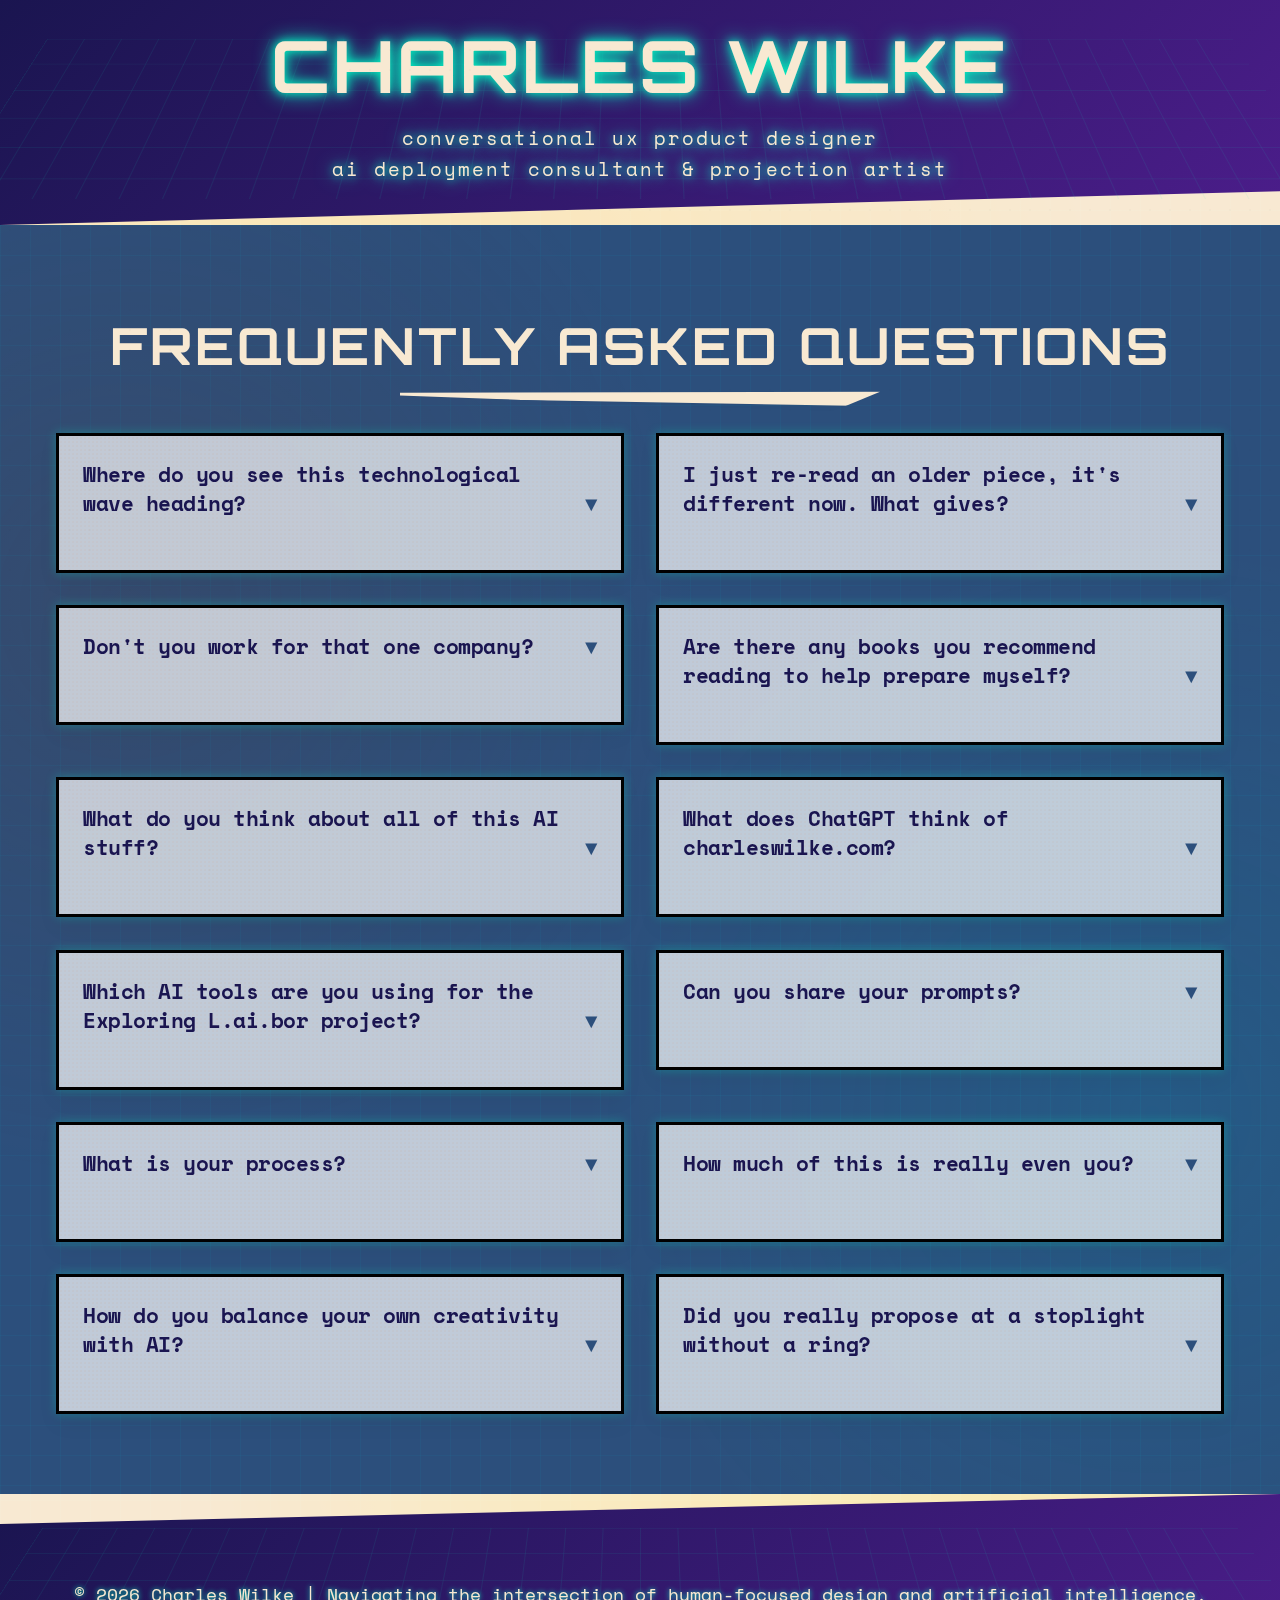
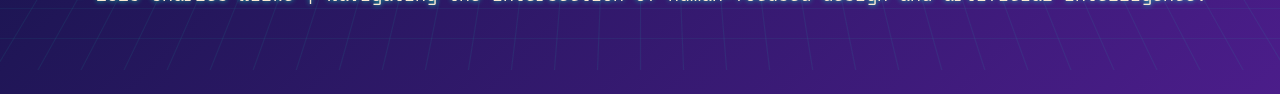
<file: faq.html>
<!DOCTYPE html>
<html lang="en">
<head>
    <meta charset="UTF-8">
    <meta name="viewport" content="width=device-width, initial-scale=1.0">
    <title>FAQ | Charles Wilke</title>
    <link rel="stylesheet" href="styles.css">
</head>
<body>
    <header>
        <div class="header-bg"></div>
        <div class="grid-overlay"></div>
        <div class="header-content">
            <a href="./index.html" style="text-decoration: none; color: inherit;">
                <h1 class="header-title">Charles Wilke</h1>
                <p class="header-subtitle">conversational ux product designer<br />ai deployment consultant &amp; projection artist</p>
            </a>
        </div>
    </header>
    
    <section class="faq-section">
        <div class="container">
            <h2 class="section-title">Frequently Asked Questions</h2>
            <div class="faq-grid">
                <div class="faq-card">
                    <div class="faq-question">
                        <span>Where do you see this technological wave heading?</span>
                        <span class="toggle-icon">▼</span>
                    </div>
                    <div class="faq-answer-wrapper">
                        <div class="faq-answer">
                            A fully multimodal and invisible internet that's capable of manifesting elements in our dimensional space. An entirely mixed reality, essentially. Minimal deference difference to virtual versus tangible.<br><br>
                            A brilliantly individualized technological protopia, with personalized Gen-AI instances each dutifully tagging along as our super powered partners.
                        </div>
                        <div class="collapse-handle"></div>
                    </div>
                </div>
                
                <div class="faq-card">
                    <div class="faq-question">
                        <span>I just re-read an older piece, it's different now. What gives?</span>
                        <span class="toggle-icon">▼</span>
                    </div>
                    <div class="faq-answer-wrapper">
                        <div class="faq-answer">
                            Oh, I'm always noodling...<br><br>
                            These are all living documents, and I re-read them often too. I tweak and punctuate ideas all the time.
                        </div>
                        <div class="collapse-handle"></div>
                    </div>
                </div>
                
                <div class="faq-card">
                    <div class="faq-question">
                        <span>Don't you work for that one company?</span>
                        <span class="toggle-icon">▼</span>
                    </div>
                    <div class="faq-answer-wrapper">
                        <div class="faq-answer">
                            I might. But all of the views expressed on this website are mine and mine alone. I don't speak for any company. My services are not sponsored or endorsed by my current employer, whichever that might be when you're reading this.
                        </div>
                        <div class="collapse-handle"></div>
                    </div>
                </div>
                
                <div class="faq-card">
                    <div class="faq-question">
                        <span>Are there any books you recommend reading to help prepare myself?</span>
                        <span class="toggle-icon">▼</span>
                    </div>
                    <div class="faq-answer-wrapper">
                        <div class="faq-answer">
                            <ul>
                                <li><a href="https://g.co/kgs/rdqvwhp" target="_blank" rel="noopener noreferrer">Co-Intelligence</a> -by- Ethan Mollick</li>
                                <li><a href="https://www.rarewaves.com/products/9781394321551-age-of-invisible-machines" target="_blank" rel="noopener noreferrer">The Age of Invisible Machines</a> -by- Robb Wilson</li>
                                <li><a href="https://g.co/kgs/fUJ4Pqa" target="_blank" rel="noopener noreferrer">You Look Like a Thing and I Love You</a> -by- Janelle Shane</li>
                                <li><a href="https://g.co/kgs/pfmNvgx" target="_blank" rel="noopener noreferrer">The Machine Stops</a> -by- E. M. Forster</li>
                                <li><a href="https://g.co/kgs/CaYHxPX" target="_blank" rel="noopener noreferrer">Life 3.0</a> -by- Max Tegmark</li>
                                <li><a href="https://g.co/kgs/kgeaUmD" target="_blank" rel="noopener noreferrer">Dawn of the New Everything</a> -by- Jaron Lanier</li>
                                <li><a href="https://g.co/kgs/h3ZyWLX" target="_blank" rel="noopener noreferrer">Amusing Ourselves to Death</a> -by- Neil Postman</li>
                            </ul>
                        </div>
                        <div class="collapse-handle"></div>
                    </div>
                </div>
                
                <div class="faq-card">
                    <div class="faq-question">
                        <span>What do you think about all of this AI stuff?</span>
                        <span class="toggle-icon">▼</span>
                    </div>
                    <div class="faq-answer-wrapper">
                        <div class="faq-answer">
                            GenAI's encroachment on the creative process has not been comfortable.<br><br>
                            I see the ire and desire to be compensated for our creativity extracted as training data. I believe in the data dignity model proposed by Jaron Lanier. If our creative contributions are accessed when generating an output, we deserve payment.<br><br>
                            We should be incentivized to contribute in a way that directly benefits others.
                        </div>
                        <div class="collapse-handle"></div>
                    </div>
                </div>
                
                <div class="faq-card">
                    <div class="faq-question">
                        <span>What does ChatGPT think of charleswilke.com?</span>
                        <span class="toggle-icon">▼</span>
                    </div>
                    <div class="faq-answer-wrapper">
                        <div class="faq-answer">
                            Charles Wilke's website, Exploring L.AI.BOR, focuses on co-creation with Generative AI. It highlights unique AI-generated content and Wilke's exploration of the creative process in collaboration with AI tools.<br><br>
                            The site also features various writings, imagery generated with AI, and links to Wilke's Substack for deeper dives into these topics. Wilke's work reflects an artistic blend of AI and human creativity, aiming to examine new forms of expression.<br><br>
                            Charles Wilke's approach places emphasis on storytelling, meaningful experiences, and the human element in business, aligning with the ethos of creating impactful narratives through technology.
                        </div>
                        <div class="collapse-handle"></div>
                    </div>
                </div>
                
                <div class="faq-card">
                    <div class="faq-question">
                        <span>Which AI tools are you using for the Exploring L.ai.bor project?</span>
                        <span class="toggle-icon">▼</span>
                    </div>
                    <div class="faq-answer-wrapper">
                        <div class="faq-answer">
                            For Text: I use ChatGPT Plus and Claude - running whichever latest frontier model.<br><br>
                            For Images: I use DALL-E 3 and Leonardo.ai's Phoenix foundational model for image generation.
                        </div>
                        <div class="collapse-handle"></div>
                    </div>
                </div>
                
                <div class="faq-card">
                    <div class="faq-question">
                        <span>Can you share your prompts?</span>
                        <span class="toggle-icon">▼</span>
                    </div>
                    <div class="faq-answer-wrapper">
                        <div class="faq-answer">
                            At the end of each piece, I include the conversation transcript.<br><br>
                            I also highlight AI-generated passages with bold and italic that remain intact after my edit.
                        </div>
                        <div class="collapse-handle"></div>
                    </div>
                </div>
                
                <div class="faq-card">
                    <div class="faq-question">
                        <span>What is your process?</span>
                        <span class="toggle-icon">▼</span>
                    </div>
                    <div class="faq-answer-wrapper">
                        <div class="faq-answer">
                            It's never really the same thing twice.<br><br>
                            I often start with a draft, something tangible, if not a little disjointed. Then I'll load that draft as context into a conversation with the latest, greatest AI chat interface. Then I bounce around in discussion over the core nugget in my draft.<br><br>
                            Often, I'll request a revised draft after that conversation. From there I edit, tweak, adjust, add imagery and upload.
                        </div>
                        <div class="collapse-handle"></div>
                    </div>
                </div>
                
                <div class="faq-card">
                    <div class="faq-question">
                        <span>How much of this is really even you?</span>
                        <span class="toggle-icon">▼</span>
                    </div>
                    <div class="faq-answer-wrapper">
                        <div class="faq-answer">
                            Nothing appears here that I haven't specifically intended to be seen. This includes all opinions and choice in subject matter.<br><br>
                            I also highlight AI generated passages with bold and italic that remain intact after my edit. And all imagery presented on this site is generated by me.<br><br>
                            I am editor in chief with all things that appear on this site. I just happen to pay ChatGPT and Claude 20 bucks a month to be my writing partners.
                        </div>
                        <div class="collapse-handle"></div>
                    </div>
                </div>
                
                <div class="faq-card">
                    <div class="faq-question">
                        <span>How do you balance your own creativity with AI?</span>
                        <span class="toggle-icon">▼</span>
                    </div>
                    <div class="faq-answer-wrapper">
                        <div class="faq-answer">
                            I've heard it said that the internet will soon be awash in B+ content thanks to Gen AI. So these tools allow everyone to create content that anyone would consider good enough. But there will always be a huge chasm between good and great - meaningless and meaningful - inert and provocative.<br><br>
                            That's where artistry can be found - attempting to bridge those gaps.
                        </div>
                        <div class="collapse-handle"></div>
                    </div>
                </div>

                <div class="faq-card">
                    <div class="faq-question">
                        <span>Did you really propose at a stoplight without a ring?</span>
                        <span class="toggle-icon">▼</span>
                    </div>
                    <div class="faq-answer-wrapper">
                        <div class="faq-answer">
                            Yep, I think we just agreed then shook hands.
                        </div>
                        <div class="collapse-handle"></div>
                    </div>
                </div>
            </div>
        </div>
    </section>
    
    <footer>
        <div class="footer-bg"></div>
        <div class="footer-grid-overlay"></div>
        <div class="container">
            <p>&copy; <script>document.write(new Date().getFullYear());</script> Charles Wilke | Navigating the intersection of human-focused design and artificial intelligence.</p>
        </div>
    </footer>
    
    <script>
        document.querySelectorAll('.faq-card').forEach(card => {
            const wrapper = card.querySelector('.faq-answer-wrapper');
            const answer = card.querySelector('.faq-answer');
            const question = card.querySelector('.faq-question span:first-child');
            const toggleIcon = card.querySelector('.toggle-icon');
            const collapseHandle = card.querySelector('.collapse-handle');
            
            const toggleCard = () => {
                const isActive = card.classList.contains('active');
                
                if (!isActive) {
                    // Opening animation sequence
                    card.classList.remove('closing');
                    card.classList.add('active');
                    
                    // Show collapse handle immediately
                    collapseHandle.style.visibility = 'visible';
                    collapseHandle.style.opacity = '1';
                    
                    // First set height to auto to get the full height
                    wrapper.style.height = 'auto';
                    const fullHeight = wrapper.offsetHeight;
                    
                    // Reset to 0 and then animate to full height
                    wrapper.style.height = '0px';
                    requestAnimationFrame(() => {
                        wrapper.style.height = fullHeight + 'px';
                    });
                } else {
                    // Closing animation sequence
                    card.classList.remove('active');
                    card.classList.add('closing');
                    
                    // Hide collapse handle
                    collapseHandle.style.visibility = 'hidden';
                    collapseHandle.style.opacity = '0';
                    
                    requestAnimationFrame(() => {
                        wrapper.style.height = '0px';
                    });

                    // Remove the closing class after animation completes
                    setTimeout(() => {
                        card.classList.remove('closing');
                    }, 700);
                }
            };

            // Add click handlers
            question.addEventListener('click', toggleCard);
            toggleIcon.addEventListener('click', (e) => {
                e.stopPropagation();
                toggleCard();
            });
            
            // Add collapse handle click handler
            collapseHandle.addEventListener('click', (e) => {
                e.stopPropagation();
                toggleCard();
            });
            
            // Prevent clicks on the answer from triggering the toggle
            answer.addEventListener('click', (e) => {
                e.stopPropagation();
            });
        });
        
        // Add smooth scrolling for anchor links
        document.querySelectorAll('a[href^="#"]').forEach(anchor => {
            anchor.addEventListener('click', function(e) {
                e.preventDefault();
                document.querySelector(this.getAttribute('href')).scrollIntoView({
                    behavior: 'smooth'
                });
            });
        });
        
        // Add animation on scroll
        window.addEventListener('scroll', function() {
            const sections = document.querySelectorAll('section');
            sections.forEach(section => {
                const sectionTop = section.getBoundingClientRect().top;
                if (sectionTop < window.innerHeight * 0.75) {
                    section.classList.add('fade-in');
                }
            });
        });
    </script>
</body>
</html>
</file>
<file: styles.css>
@import url('https://fonts.googleapis.com/css2?family=Space+Mono:wght@400;700&family=Orbitron:wght@400;700&display=swap');

/* CSS Variables */
:root {
    --primary: #1a1550;
    --secondary: #ff5a36;
    --light: #f8e9d2;
    --accent: #2c4f7c;
    --text: #1a1a2e;
    --neon: #00f7c2;
    --grid: rgba(0, 247, 194, 0.15);
    --groovy-gradient1: #f76e11;
    --groovy-gradient2: #ff9e00;
    --edge-thickness: 6px;
}

/* Reset and base styles */
* {
    margin: 0;
    padding: 0;
    box-sizing: border-box;
}

body {
    margin: 0;
    padding: 0;
    font-family: 'Helvetica Neue', Arial, sans-serif;
    background-color: #f5f5f5;
    color: #333;
}

.container {
    max-width: 1200px;
    margin: 0 auto;
    padding: 0 1rem;
}

/* Gallery Grid */
.gallery-grid {
    columns: 4;
    column-gap: 2rem;
    padding: 2rem;
    position: relative;
    z-index: 1;
    max-width: 1600px;
    margin: 0 auto;
}

.gallery-item {
    position: relative;
    overflow: hidden;
    border-radius: 8px;
    box-shadow: 0 4px 8px rgba(0, 0, 0, 0.1);
    transition: transform 0.3s ease, box-shadow 0.3s ease;
    cursor: pointer;
    background: rgba(255, 255, 255, 0.95);
    margin-bottom: 2rem;
    break-inside: avoid;
    display: block;
}

.gallery-item img {
    width: 100%;
    height: auto;
    display: block;
    transition: transform 0.3s ease;
    border-radius: 8px;
    justify-content: center;
}

.gallery-item:hover {
    transform: translateY(-5px) rotate(0deg) !important;
    box-shadow: 0 8px 16px rgba(0, 0, 0, 0.2);
}

.gallery-item:hover img {
    transform: scale(1.05);
}

@media (max-width: 1200px) {
    .gallery-grid {
        columns: 3;
    }
}

@media (max-width: 900px) {
    .gallery-grid {
        columns: 2;
        column-gap: 1.5rem;
        padding: 1.5rem;
    }
    
    .gallery-item {
        margin-bottom: 1.5rem;
    }
}

@media (max-width: 480px) {
    .gallery-grid {
        columns: 1;
        column-gap: 1rem;
        padding: 1rem;
    }
    
    .gallery-item {
        margin-bottom: 1rem;
    }
}

/* Base Styles */
body {
    font-family: 'Space Mono', monospace;
    line-height: 1.6;
    color: var(--text);
    background-color: var(--light);
    background-image: 
        radial-gradient(circle at 25% 25%, var(--groovy-gradient1) 0%, transparent 50%),
        radial-gradient(circle at 75% 75%, var(--groovy-gradient2) 0%, transparent 50%),
        linear-gradient(var(--grid) 1px, transparent 1px),
        linear-gradient(90deg, var(--grid) 1px, transparent 1px);
    background-size: 100% 100%, 100% 100%, 30px 30px, 30px 30px;
    background-blend-mode: soft-light;
    overflow-x: hidden;
    position: relative;
}

body::after {
    content: '';
    position: fixed;
    top: 0;
    left: 0;
    width: 100%;
    height: 100%;
    background-image: url('data:image/svg+xml;utf8,<svg xmlns="http://www.w3.org/2000/svg" width="100" height="100" viewBox="0 0 100 100"><rect width="100" height="100" fill="none"/><circle cx="10" cy="10" r="1" fill="%23000" opacity="0.05"/><circle cx="30" cy="10" r="1" fill="%23000" opacity="0.05"/><circle cx="50" cy="10" r="1" fill="%23000" opacity="0.05"/><circle cx="70" cy="10" r="1" fill="%23000" opacity="0.05"/><circle cx="90" cy="10" r="1" fill="%23000" opacity="0.05"/><circle cx="10" cy="30" r="1" fill="%23000" opacity="0.05"/><circle cx="30" cy="30" r="1" fill="%23000" opacity="0.05"/><circle cx="50" cy="30" r="1" fill="%23000" opacity="0.05"/><circle cx="70" cy="30" r="1" fill="%23000" opacity="0.05"/><circle cx="90" cy="30" r="1" fill="%23000" opacity="0.05"/><circle cx="10" cy="50" r="1" fill="%23000" opacity="0.05"/><circle cx="30" cy="50" r="1" fill="%23000" opacity="0.05"/><circle cx="50" cy="50" r="1" fill="%23000" opacity="0.05"/><circle cx="70" cy="50" r="1" fill="%23000" opacity="0.05"/><circle cx="90" cy="50" r="1" fill="%23000" opacity="0.05"/><circle cx="10" cy="70" r="1" fill="%23000" opacity="0.05"/><circle cx="30" cy="70" r="1" fill="%23000" opacity="0.05"/><circle cx="50" cy="70" r="1" fill="%23000" opacity="0.05"/><circle cx="70" cy="70" r="1" fill="%23000" opacity="0.05"/><circle cx="90" cy="70" r="1" fill="%23000" opacity="0.05"/><circle cx="10" cy="90" r="1" fill="%23000" opacity="0.05"/><circle cx="30" cy="90" r="1" fill="%23000" opacity="0.05"/><circle cx="50" cy="90" r="1" fill="%23000" opacity="0.05"/><circle cx="70" cy="90" r="1" fill="%23000" opacity="0.05"/><circle cx="90" cy="90" r="1" fill="%23000" opacity="0.05"/></svg>');
    pointer-events: none;
    z-index: 1;
    opacity: 0.4;
    mix-blend-mode: multiply;
}

/* Header Styles */
header {
    position: relative;
    height: 25vh;
    display: flex;
    align-items: center;
    justify-content: center;
    overflow: hidden;
    perspective: 1000px;
}

.header-bg {
    position: absolute;
    top: 0;
    left: 0;
    width: 100%;
    height: 100%;
    background: linear-gradient(135deg, var(--primary), #4b1d8a);
    clip-path: polygon(0 0, 100% 0, 100% 85%, 0 100%);
    display: flex;
    align-items: center;
    justify-content: center;
}

.header-content {
    position: relative;
    z-index: 2;
    text-align: center;
    color: var(--light);
    text-shadow: 0 0 10px var(--neon), 0 0 20px var(--neon);
    margin-bottom: 2rem;
}

.header-title {
    font-family: 'Audiowide', 'Orbitron', sans-serif;
    font-weight: 700;
    text-transform: uppercase;
    font-size: 4.5rem;
    margin-top: 2rem;
    /* animation: glitch 2s infinite alternate-reverse; */
    letter-spacing: 3px;
}

.header-title.glitch {
    animation: glitch-blocky 0.28s steps(1, end);
}

@keyframes glitch-blocky {
    0% {
        opacity: 1;
        filter: none;
        letter-spacing: 3px;
        text-shadow: 0 0 0 var(--neon), 0 0 0 var(--secondary);
        transform: none;
    }
    10% {
        opacity: 0.85;
        filter: blur(0.6px) contrast(1.4);
        letter-spacing: 5px;
        text-shadow: 1.7px 0 var(--neon), -1.7px 0 var(--secondary), 0 0.8px #fff;
        transform: skew(3.4deg, 0deg) scaleX(1.08) scaleY(0.92) translateY(-0.8px);
    }
    20% {
        opacity: 0.7;
        filter: blur(1.05px) contrast(1.7);
        letter-spacing: -2.5px;
        text-shadow: -3.4px 0.84px var(--secondary), 3.4px -0.84px var(--neon), 0 0 3.4px #fff;
        transform: skew(-5deg, 0.84deg) scaleX(0.92) scaleY(1.13) translateY(1.7px);
    }
    40% {
        opacity: 0.55;
        filter: blur(1.47px) contrast(1.9);
        letter-spacing: 8.4px;
        text-shadow: 5px 0 var(--neon), -5px 0 var(--secondary), 0 1.7px #fff;
        transform: skew(8.4deg, -1.7deg) scaleX(1.17) scaleY(0.87) translateY(-2.5px);
    }
    60% {
        opacity: 0.7;
        filter: blur(1.05px) contrast(1.7);
        letter-spacing: -2.5px;
        text-shadow: -3.4px 0.84px var(--secondary), 3.4px -0.84px var(--neon), 0 0 3.4px #fff;
        transform: skew(-5deg, 0.84deg) scaleX(0.92) scaleY(1.13) translateY(1.7px);
    }
    80% {
        opacity: 0.85;
        filter: blur(0.6px) contrast(1.4);
        letter-spacing: 5px;
        text-shadow: 1.7px 0 var(--neon), -1.7px 0 var(--secondary), 0 0.8px #fff;
        transform: skew(3.4deg, 0deg) scaleX(1.08) scaleY(0.92) translateY(-0.8px);
    }
    100% {
        opacity: 1;
        filter: none;
        letter-spacing: 3px;
        text-shadow: 0 0 0 var(--neon), 0 0 0 var(--secondary);
        transform: none;
    }
}

@keyframes glitch {
    0% {
        text-shadow: 2px 0 var(--neon), -2px 0 var(--secondary);
        transform: skew(2deg) scale(1.01);
    }
    20% {
        text-shadow: -2px 0 var(--neon), 2px 0 var(--secondary);
        transform: skew(-2deg) scale(0.99);
    }
    40% {
        text-shadow: 2px 2px var(--neon), -2px -2px var(--secondary);
        transform: translate(2px, -2px) skew(1deg, 0.5deg);
    }
    60% {
        text-shadow: -2px -2px var(--neon), 2px 2px var(--secondary);
        transform: translate(-2px, 2px) skew(-1deg, -0.5deg);
    }
    80% {
        text-shadow: 2px 0 var(--neon), -2px 0 var(--secondary);
        transform: skew(2deg) scale(1.01);
    }
    100% {
        text-shadow: none;
        transform: none;
    }
}

.header-subtitle {
    font-size: 1.2rem;
    margin-bottom: 2rem;
    animation: fadeIn 1.5s ease-in-out;
    letter-spacing: 2px;
}

.header-subtitle.glitch {
    animation: glitch-subtle 0.22s steps(2, end);
}

@keyframes glitch-subtle {
    0% {
        text-shadow: 1px 0 #888, -1px 0 #bbb;
        transform: skew(1deg) scale(1.01);
    }
    20% {
        text-shadow: -1px 0 #bbb, 1px 0 #888;
        transform: skew(-1deg) scale(0.99);
    }
    40% {
        text-shadow: 1px 1px #888, -1px -1px #bbb;
        transform: translate(1px, -1px) skew(0.5deg, 0.5deg);
    }
    60% {
        text-shadow: -1px -1px #bbb, 1px 1px #888;
        transform: translate(-1px, 1px) skew(-0.5deg, -0.5deg);
    }
    80% {
        text-shadow: 1px 0 #888, -1px 0 #bbb;
        transform: skew(1deg) scale(1.01);
    }
    100% {
        text-shadow: none;
        transform: none;
    }
}

/* Grid Overlay */
.grid-overlay {
    position: absolute;
    width: 100%;
    height: 100%;
    background-image: 
        linear-gradient(rgba(0, 247, 194, 0.15) 1px, transparent 1px),
        linear-gradient(90deg, rgba(0, 247, 194, 0.15) 1px, transparent 1px);
    background-size: 40px 40px;
    perspective: 500px;
    transform: rotateX(45deg);
    opacity: 0.5;
    animation: gridMove 20s linear infinite;
}

/* Showcase Section */
.dimensional-showcase {
    padding: 3rem 0;
    background: linear-gradient(45deg, rgba(255, 158, 0, 0.1), rgba(247, 110, 17, 0.1));
    position: relative;
    overflow: hidden;
    background-image: 
        radial-gradient(circle at 25% 25%, var(--groovy-gradient1) 0%, transparent 50%),
        radial-gradient(circle at 75% 75%, var(--groovy-gradient2) 0%, transparent 50%),
        url('data:image/svg+xml;utf8,<svg xmlns="http://www.w3.org/2000/svg" width="20" height="20" viewBox="0 0 20 20"><circle cx="10" cy="10" r="2" fill="%23000" opacity="0.05"/></svg>');
    background-blend-mode: overlay;
}

.dimensional-showcase::before {
    content: '';
    position: absolute;
    top: 0;
    left: 0;
    width: 100%;
    height: 100%;
    background: 
        radial-gradient(circle at 10% 30%, rgba(255, 90, 54, 0.2) 0%, transparent 40%),
        radial-gradient(circle at 90% 70%, rgba(0, 247, 194, 0.15) 0%, transparent 40%);
    z-index: 0;
    background-image: url('data:image/svg+xml;utf8,<svg xmlns="http://www.w3.org/2000/svg" width="100" height="100" viewBox="0 0 100 100"><filter id="noise"><feTurbulence type="fractalNoise" baseFrequency="0.65" numOctaves="3" stitchTiles="stitch"/><feColorMatrix type="matrix" values="1 0 0 0 0 0 1 0 0 0 0 0 1 0 0 0 0 0 0.5 0"/></filter><rect width="100%" height="100%" filter="url(%23noise)" opacity="0.1"/></svg>');
    mix-blend-mode: multiply;
}

/* Remove flex centering so grid works as intended */
.dimensional-showcase > .container {
    padding-top: 1.2rem;
    padding-bottom: 2.8rem;
}

/* Section Titles */
.section-title {
    text-align: center;
    font-family: 'Exo', 'Orbitron', sans-serif;
    font-size: 3.2rem;
    margin-bottom: 2.25rem;
    color: var(--light);
    position: relative;
    text-transform: uppercase;
    letter-spacing: 3px;
    z-index: 1;
    text-shadow: none;
    /* animation: glitch 3s infinite alternate-reverse; */
    cursor: auto;
    transition: all 0.3s ease;
    padding-bottom: 10px;
}

.section-title-spaced {
  margin-bottom: 2.5rem;
}

/* Keep Recent Work and Exploring L.AI.BOR section titles dark */
.dimensional-showcase .section-title,
.about .section-title,
.rss-feed .section-title {
    color: var(--primary);
}

.section-title:hover {
    text-shadow: none;
    transform: scale(1.02);
    animation: glitch-blocky 0.28s steps(1, end);
}

.section-title::after {
    content: '';
    position: absolute;
    bottom: -5px;
    left: 50%;
    transform: translateX(-50%) rotate(1deg);
    width: 42vw;
    max-width: 480px;
    height: 16px;
    background: var(--light); /* Default: light underline for dark backgrounds */
    clip-path: polygon(0 68%, 100% 10%, 90% 140%, 0% 85%);
    box-shadow: 0 0 8px rgba(0,0,0,0.04);
    transition: box-shadow 0.3s ease, height 0.3s ease;
    pointer-events: none;
}

/* Section-title underline dark for light backgrounds (dark text) */
.dimensional-showcase .section-title::after,
.about .section-title::after,
.rss-feed .section-title::after,
.gpts-section .section-title::after {
    background: var(--primary) !important; /* Dark underline for light backgrounds */
}

/* Utility classes for custom contrast control */
.section-title-light::after {
    background: var(--light) !important;
}
.section-title-dark::after {
    background: var(--primary) !important;
}

.section-title:hover::after {
    height: 20px;
    box-shadow: 0 0 16px var(--light), 0 0 24px var(--accent), 0 0 32px var(--neon);
}

/* Showcase Grid */
.showcase-grid {
    display: grid;
    grid-template-columns: repeat(auto-fill, minmax(300px, 1fr));
    gap: 2rem;
    position: relative;
    z-index: 1;
    margin-top: 0.25rem;
}

.showcase-item {
    position: relative;
    overflow: hidden;
    border-radius: 0;
    box-shadow: 0 10px 20px rgba(0,0,0,0.2), 0 0 0 2px var(--neon);
    transition: transform 0.3s ease, box-shadow 0.3s ease;
    border: 3px solid #000;
    outline: 2px solid var(--groovy-gradient1);
    transform: rotate(-1deg);
    animation: pulseGlow 4s infinite alternate;
    cursor: pointer;
}

.showcase-item:hover {
    transform: translateY(-10px) rotate(0deg);
    box-shadow: 0 15px 30px rgba(0,0,0,0.1), 0 0 15px rgba(0,247,194,0.5);
}

.showcase-item::before {
    content: '';
    position: absolute;
    top: -50%;
    left: -50%;
    width: 200%;
    height: 200%;
    background: linear-gradient(45deg, transparent, rgba(0,247,194,0.15), transparent);
    transform: rotate(45deg);
    opacity: 0;
    transition: opacity 0.3s ease;
    pointer-events: none;
}

.showcase-item:hover::before {
    opacity: 1;
    animation: shimmer 3s infinite;
}

.showcase-item img {
    width: 100%;
    height: 300px;
    object-fit: cover;
    filter: saturate(1.5) contrast(1.2);
}

.showcase-caption {
    position: absolute;
    bottom: 0;
    left: 0;
    right: 0;
    background: linear-gradient(to top, rgba(0,0,0,0.9), rgba(0,0,0,0.7) 50%, transparent);
    padding: 1.5rem;
    color: white;
    max-height: 40%;
    display: flex;
    flex-direction: column;
    justify-content: flex-end;
}

.showcase-caption h3 {
    margin-bottom: 0.5rem;
    text-shadow: 0 2px 4px rgba(0,0,0,0.5);
}

.showcase-caption p {
    font-size: 0.9rem;
    line-height: 1.4;
    opacity: 0.95;
}

/* FAQ Section */
.faq-section {
    padding: 5rem 0;
    background-color: var(--accent);
    color: var(--light);
    position: relative;
    overflow: hidden;
    background-image: 
        radial-gradient(circle at 10% 30%, rgba(255, 90, 54, 0.2) 0%, transparent 40%),
        radial-gradient(circle at 90% 70%, rgba(0, 247, 194, 0.15) 0%, transparent 40%),
        linear-gradient(rgba(0, 247, 194, 0.08) 1px, transparent 1px),
        linear-gradient(90deg, rgba(0, 247, 194, 0.08) 1px, transparent 1px);
    background-size: auto auto, auto auto, 30px 30px, 30px 30px;
    background-blend-mode: overlay;
}

.faq-grid {
    display: grid;
    grid-template-columns: repeat(2, 1fr);
    gap: 2rem;
    position: relative;
    z-index: 1;
}

.faq-card {
    background: rgba(255, 255, 255, 0.7);
    backdrop-filter: blur(10px);
    padding: 1.5rem;
    border-radius: 0;
    border: 3px solid #000;
    box-shadow: 0 10px 20px rgba(0,0,0,0.05), 0 0 10px rgba(0,247,194,0.3);
    transition: transform 0.3s ease, box-shadow 0.3s ease;
    position: relative;
    overflow: visible;
    transform-origin: center center;
    background-image: url('data:image/svg+xml;utf8,<svg xmlns="http://www.w3.org/2000/svg" width="4" height="4" viewBox="0 0 4 4"><circle cx="2" cy="2" r="0.7" fill="%23f76e11" opacity="0.1"/></svg>');
    height: fit-content;
    min-height: 120px;
    display: flex;
    flex-direction: column;
    cursor: pointer;
    will-change: transform, height;
    backface-visibility: hidden;
    -webkit-backface-visibility: hidden;
}

.faq-card.active {
    animation: squashAndStretch 0.5s cubic-bezier(0.34, 1.56, 0.64, 1) forwards;
}

.faq-card.closing {
    animation: squashAndStretch 0.5s cubic-bezier(0.34, 1.56, 0.64, 1) reverse forwards;
}

.faq-answer-wrapper {
    overflow: hidden;
    height: 0;
    opacity: 0;
    transition: height 0.45s cubic-bezier(0.4, 0, 0.2, 1), opacity 0.3s ease;
    transform-origin: top;
    display: flex;
    flex-direction: column;
    will-change: height, opacity;
    padding-bottom: 20px;
}

.faq-card.active .faq-answer-wrapper {
    opacity: 1;
    position: relative;
}

.faq-question {
    font-family: 'Space Mono', monospace;
    font-size: 1.3rem;
    font-weight: 700;
    color: var(--primary);
    margin-bottom: 0.5rem;
    display: flex;
    justify-content: space-between;
    align-items: flex-start;
    line-height: 1.4;
    position: relative;
    padding-right: 2rem;
    letter-spacing: -0.5px;
    cursor: pointer;
}

.faq-answer {
    color: var(--text);
    font-size: 1rem;
    line-height: 1.6;
    transform-origin: top;
    margin-top: 1rem;
    padding-bottom: 1rem;
    cursor: auto;
}

.toggle-icon {
    position: absolute;
    bottom: 0;
    right: 0;
    font-size: 1.3rem;
    transition: transform 0.45s cubic-bezier(0.34, 1.56, 0.64, 1);
    color: var(--accent);
    margin-top: 0.5rem;
    cursor: pointer;
    padding: 15px;
    margin: -15px;
    z-index: 2;
}

.faq-card.active .toggle-icon {
    transform: rotate(180deg);
    color: #4b1d8a;
}

.collapse-handle {
    height: 20px;
    background: rgba(0, 0, 0, 0.05);
    cursor: pointer;
    position: absolute;
    bottom: 0;
    left: 0;
    right: 0;
    opacity: 0;
    display: flex;
    align-items: center;
    justify-content: center;
    transition: all 0.3s ease;
    border-top: 1px solid rgba(0, 0, 0, 0.1);
}

.collapse-handle::after {
    content: '▲';
    font-size: 12px;
    color: rgba(0, 0, 0, 0.3);
    transition: all 0.3s ease;
    line-height: 1;
}

.collapse-handle:hover {
    background: rgba(0, 0, 0, 0.1);
}

.collapse-handle:hover::after {
    color: rgba(0, 0, 0, 0.5);
    transform: translateY(-1px);
}

.faq-card.active .collapse-handle {
    opacity: 1;
}

@media (max-width: 768px) {
    .collapse-handle {
        height: 32px;
    }
}

.collapse-text {
    font-size: 12px;
    color: rgba(0, 0, 0, 0.5);
    text-transform: uppercase;
    letter-spacing: 1px;
    transition: all 0.3s ease;
    font-family: 'Space Mono', monospace;
    user-select: none;
}

.collapse-handle::after {
    content: '▲';
    font-size: 10px;
    color: rgba(0, 0, 0, 0.5);
    transition: all 0.3s ease;
    line-height: 1;
    margin-top: -2px;
}

.collapse-handle:hover {
    background: rgba(0, 0, 0, 0.1);
}

.collapse-handle:hover .collapse-text,
.collapse-handle:hover::after {
    color: rgba(0, 0, 0, 0.8);
    transform: translateY(-1px);
}

@media (max-width: 768px) {
    .collapse-handle {
        height: 32px;
    }
    
    .collapse-text {
        font-size: 14px;
    }
    
    .collapse-handle::after {
        font-size: 12px;
    }
}

.faq-card.active .collapse-handle::after {
    transform: rotate(0deg);
}

.faq-card.active .collapse-handle:hover::after {
    transform: translateY(-2px) rotate(0deg);
}

@media (max-width: 768px) {
    .collapse-handle {
        height: 32px;
    }
}

/* Footer */
footer {
    padding: 5rem 0;
    color: var(--light);
    text-align: center;
    position: relative;
    overflow: hidden;
    height: 20vh;
    min-height: 200px;
    display: flex;
    align-items: center;
    justify-content: center;
    perspective: 1000px;
}

.footer-bg {
    position: absolute;
    top: 0;
    left: 0;
    width: 100%;
    height: 100%;
    background: linear-gradient(135deg, var(--primary), #4b1d8a);
    clip-path: polygon(0 15%, 100% 0, 100% 100%, 0 100%);
}

.footer-grid-overlay {
    position: absolute;
    top: 0;
    left: 0;
    width: 100%;
    height: 100%;
    background-image: 
        linear-gradient(rgba(0, 247, 194, 0.15) 1px, transparent 1px),
        linear-gradient(90deg, rgba(0, 247, 194, 0.15) 1px, transparent 1px);
    background-size: 40px 40px;
    perspective: 500px;
    transform: rotateX(45deg);
    opacity: 0.5;
    animation: gridMove 20s linear infinite;
}

footer .container {
    position: relative;
    z-index: 2;
}

footer p {
    color: var(--light);
    font-size: 1.1rem;
    line-height: 1.6;
    text-shadow: 0 0 5px var(--neon);
}

/* Animations */
@keyframes fadeIn {
    from { opacity: 0; }
    to { opacity: 1; }
}

@keyframes gridMove {
    0% { transform: rotateX(45deg) translateY(0); }
    100% { transform: rotateX(45deg) translateY(40px); }
}

@keyframes shimmer {
    0% { transform: translateX(-100%) rotate(45deg); }
    100% { transform: translateX(100%) rotate(45deg); }
}

@keyframes pulseGlow {
    0% {
        box-shadow: 0 10px 20px rgba(0,0,0,0.2), 0 0 0 2px var(--neon);
    }
    50% {
        box-shadow: 0 10px 25px rgba(0,0,0,0.3), 0 0 15px var(--neon);
    }
    100% {
        box-shadow: 0 10px 20px rgba(0,0,0,0.2), 0 0 5px var(--secondary);
    }
}

@keyframes glitch {
    0% {
        text-shadow: 0.05em 0 0 var(--neon), -0.05em -0.025em 0 var(--secondary);
        transform: skew(0.5deg);
    }
    25% {
        text-shadow: -0.05em 0 0 var(--neon), 0.025em 0.025em 0 var(--secondary);
        transform: skew(-0.5deg);
    }
    50% {
        text-shadow: 0.025em 0.05em 0 var(--neon), -0.05em 0 0 var(--secondary);
        transform: skew(0.25deg);
    }
    100% {
        text-shadow: -0.025em -0.025em 0 var(--neon), 0.025em -0.05em 0 var(--secondary);
        transform: skew(-0.25deg);
    }
}

@keyframes squashAndStretch {
    0% { transform: scale(1); }
    30% { transform: scaleX(1.02) scaleY(0.98); }
    60% { transform: scaleX(0.98) scaleY(1.01); }
    100% { transform: scale(1); }
}

@keyframes contentFade {
    0% {
        opacity: 0;
        transform: translateY(-8px);
    }
    100% {
        opacity: 1;
        transform: translateY(0);
    }
}

/* Responsive Design */
@media (max-width: 768px) {
    .header-title {
        font-size: 2.5rem;
        letter-spacing: 2px;
    }
    
    .header-subtitle {
        font-size: 1.2rem;
        letter-spacing: 1px;
    }
    
    .section-title {
        font-size: 2rem;
        margin-bottom: 0.25rem;
    }
    
    .showcase-grid {
        grid-template-columns: 1fr;
        gap: 1.5rem;
        margin-top: 0.25rem;
    }
    
    .showcase-item {
        margin: 0 1rem;
    }
    
    .showcase-item img {
        height: 250px;
    }
    
    .faq-grid {
        grid-template-columns: 1fr;
        gap: 1.5rem;
    }
    
    .container {
        padding: 0 1rem;
    }
}

@media (max-width: 480px) {
    .header-title {
        font-size: 2rem;
    }
    
    .header-subtitle {
        font-size: 1rem;
    }
    
    .section-title {
        font-size: 1.8rem;
        margin-bottom: 0.25rem;
    }
    
    .showcase-item {
        margin: 0 0.5rem;
    }
    
    footer p {
        font-size: 0.9rem;
        padding: 0 1rem;
    }
}

/* Fix for iOS Safari 100vh issue */
@supports (-webkit-touch-callout: none) {
    .header {
        height: -webkit-fill-available;
    }
}

/* Prevent text size adjustment on iOS */
html {
    -webkit-text-size-adjust: 100%;
}

/* Improve touch targets */
@media (hover: none) {
    .showcase-item,
    .faq-card {
        transform: none !important;
        transition: none !important;
    }
    
    .showcase-item.active,
    .faq-card.active {
        animation: none !important;
        transform: none !important;
    }
}

/* About Section with Retro-Futurist Style */
.about {
    padding: 5rem 0 2rem 0;
    background-color: var(--accent);
    color: var(--light);
    position: relative;
    overflow: hidden;
    /* Match the footer's background pattern */
    background-image: 
        linear-gradient(rgba(0, 247, 194, 0.08) 1px, transparent 1px),
        linear-gradient(90deg, rgba(0, 247, 194, 0.08) 1px, transparent 1px);
    background-size: 30px 30px;
}

.about::before {
    content: '';
    position: absolute;
    top: 0;
    left: 0;
    width: 100%;
    height: 100%;
    background: 
        radial-gradient(circle at 10% 30%, rgba(255, 90, 54, 0.2) 0%, transparent 40%),
        radial-gradient(circle at 90% 70%, rgba(0, 247, 194, 0.15) 0%, transparent 40%);
    z-index: 0;
}

.about-container {
    display: grid;
    grid-template-columns: 1fr 1fr;
    grid-template-rows: auto auto;
    gap: 4rem;
    align-items: start;
}

.image-compare {
    position: relative;
    width: 100%;
    max-width: 400px;
    margin: 0 auto;
    border-radius: 8px 8px 16px 16px;
    overflow: visible;
    box-shadow: 0 10px 20px rgba(0,0,0,0.2), 0 0 0 2px var(--neon);
    transform: rotate(-1deg);
    transition: transform 0.3s ease, box-shadow 0.3s ease;
    animation: pulseGlow 4s infinite alternate;
    cursor: pointer;
    border: 3px solid #000;
    outline: 2px solid var(--neon);
}

.image-compare:hover {
    transform: translateY(-10px) rotate(1deg);
    box-shadow: 0 15px 30px rgba(0,0,0,0.1), 0 0 15px rgba(0,247,194,0.5);
}

.image-wrapper {
    position: relative;
    width: 100%;
    padding-top: 133.33%; /* 3:4 aspect ratio to match cw1 */
    overflow: hidden;
    cursor: pointer;
    border-radius: 8px 8px 0 0;
}

.image-before,
.image-after {
    position: absolute;
    top: 0;
    left: 0;
    width: 100%;
    height: 100%;
    object-fit: cover;
    object-position: center 20%; /* Adjust vertical position to focus on face area */
}

.image-before {
    z-index: 1;
    /* transform: scaleX(-1); */ /* Flip the first image back */
}

.image-after {
    z-index: 2;
    clip-path: circle(0% at 50% 50%);
    transition: clip-path 0.5s cubic-bezier(0.4, 0, 0.2, 1);
    filter: blur(0.5px) drop-shadow(0 0 8px rgba(0, 0, 0, 0.3));
}

/* Hover effect styles */
.image-wrapper:hover .image-after {
    clip-path: circle(85% at 50% 50%);
    filter: blur(0px) drop-shadow(0 0 8px rgba(0, 0, 0, 0.3));
}

.about-content {
    position: relative;
    z-index: 1;
    transform: rotate(-1deg);
}

.about-title {
    font-family: 'Exo', 'Orbitron', sans-serif;
    font-size: 3.2rem;
    margin-bottom: 1.2rem;
    color: var(--light);
    text-transform: uppercase;
    letter-spacing: 2px;
    text-shadow: 0 0 5px var(--neon), 0 0 10px var(--neon);
    animation: glitch 3s infinite alternate-reverse;
}

/* Social Links */
.social-links {
    display: flex;
    gap: 0.5rem;
    justify-content: center;
    margin: 0.5rem 0;
    flex-wrap: wrap;
    font-family: 'Space Mono', monospace;
    font-size: 1rem;
}

.social-link {
    color: var(--neon);
    text-decoration: none;
    transition: all 0.3s ease;
    position: relative;
    padding: 0.2rem 0;
}

.social-link:hover {
    color: var(--light);
    text-shadow: 0 0 10px var(--neon);
}

.separator {
    color: var(--neon);
    opacity: 0.5;
}

/* Button Styles */
.btn-container {
    display: flex;
    gap: 1rem;
    justify-content: center;
    margin-top: 2rem;
    width: 100%;
}

.email-btn {
    display: inline-block;
    padding: 1rem 2rem;
    background: linear-gradient(45deg, var(--primary), var(--accent));
    color: var(--neon);
    text-decoration: none;
    font-family: 'Orbitron', sans-serif;
    font-size: 1.2rem;
    text-transform: uppercase;
    letter-spacing: 2px;
    position: relative;
    overflow: hidden;
    border: 3px solid var(--neon);
    box-shadow: 0 0 15px rgba(0,247,194,0.3);
    transition: all 0.3s ease;
    margin: 0 auto;
    transform: rotate(0deg);
}

.email-btn:hover {
    /* transform: translateY(-5px) rotate(1deg); */
    box-shadow: 0 0 30px rgba(0,247,194,0.6);
    color: var(--light);
}

.email-btn::before {
    content: '';
    position: absolute;
    top: -50%;
    left: -50%;
    width: 200%;
    height: 200%;
    background: linear-gradient(45deg, transparent, rgba(0,247,194,0.2), transparent);
    transform: rotate(45deg);
    animation: shimmer 3s infinite;
}

.btn-text {
    position: relative;
    z-index: 1;
    text-shadow: 0 0 5px var(--neon);
}

.btn-glow {
    position: absolute;
    top: 0;
    left: 0;
    width: 100%;
    height: 100%;
    background: radial-gradient(circle at center, rgba(0,247,194,0.2) 0%, transparent 70%);
    animation: pulse 2s infinite;
}

@keyframes pulse {
    0% {
        opacity: 0.5;
        transform: scale(1);
    }
    50% {
        opacity: 0.8;
        transform: scale(1.05);
    }
    100% {
        opacity: 0.5;
        transform: scale(1);
    }
}

/* Responsive Styles for About Section */
@media (max-width: 768px) {
    .about-container {
        grid-template-columns: 1fr;
        gap: 2rem;
    }

    .image-compare {
        max-width: 300px;
    }

    .about-title {
        font-size: 2rem;
    }

    .social-links {
        font-size: 0.9rem;
    }

    .email-btn {
        font-size: 1rem;
        padding: 0.8rem 1.6rem;
    }

    .about-name {
        padding: 0.8em 1.2em;
        font-size: 0.9rem;
    }

    .pronunciation {
        font-size: 0.8rem;
        display: block;
        margin-top: 0.2em;
        margin-left: 0;
    }
}

@media (max-width: 480px) {
    .social-links {
        flex-direction: column;
        align-items: center;
        gap: 0.3rem;
    }

    .separator {
        display: none;
    }

    .btn-container {
        flex-direction: column;
        align-items: stretch;
    }

    .email-btn {
        text-align: center;
    }

    .about-name {
        padding: 1em 0.8em;
        font-size: 0.85rem;
    }

    .pronunciation {
        font-size: 0.75rem;
        margin-top: 0.3em;
    }
}

/* RSS Feed Section */
.rss-feed {
    padding: 2rem 0;
    background: linear-gradient(135deg, rgba(247, 110, 17, 0.1), rgba(255, 158, 0, 0.15));
    position: relative;
    overflow: hidden;
    /* Added repeating pattern similar to Recent Work section */
    background-image: 
        radial-gradient(circle at 25% 25%, var(--groovy-gradient1) 0%, transparent 50%),
        radial-gradient(circle at 75% 75%, var(--groovy-gradient2) 0%, transparent 50%),
        url('data:image/svg+xml;utf8,<svg xmlns="http://www.w3.org/2000/svg" width="20" height="20" viewBox="0 0 20 20"><circle cx="10" cy="10" r="2" fill="%23000" opacity="0.05"/></svg>');
    background-blend-mode: overlay;
}

.rss-feed::before {
    content: '';
    position: absolute;
    top: 0;
    left: 0;
    width: 100%;
    height: 100%;
    background: 
        radial-gradient(circle at 10% 30%, rgba(255, 90, 54, 0.2) 0%, transparent 40%),
        radial-gradient(circle at 90% 70%, rgba(0, 247, 194, 0.15) 0%, transparent 40%);
    z-index: 0;
    /* Added rough paper texture */
    background-image: url('data:image/svg+xml;utf8,<svg xmlns="http://www.w3.org/2000/svg" width="100" height="100" viewBox="0 0 100 100"><filter id="noise"><feTurbulence type="fractalNoise" baseFrequency="0.65" numOctaves="3" stitchTiles="stitch"/><feColorMatrix type="matrix" values="1 0 0 0 0 0 1 0 0 0 0 0 1 0 0 0 0 0 0.5 0"/></filter><rect width="100%" height="100%" filter="url(%23noise)" opacity="0.1"/></svg>');
    mix-blend-mode: multiply;
}

.feed-container {
    position: relative;
    z-index: 1;
    display: flex;
    flex-direction: column;
    min-height: 100%;
    padding-bottom: 0rem;
}

.feed-grid {
    display: grid;
    grid-template-columns: repeat(2, 1fr);
    gap: 2rem;
    margin-top: 2rem;
    margin-bottom: 2rem;
    flex-grow: 1;
}

.feed-item {
    background: rgba(255, 255, 255, 0.95);
    padding: 2rem;
    border-radius: 0;
    border: 3px solid var(--primary);
    box-shadow: 0 10px 20px rgba(0,0,0,0.1), 0 0 10px rgba(0,247,194,0.3);
    transition: transform 0.3s ease, box-shadow 0.3s ease;
    display: flex;
    flex-direction: column;
    position: relative;
    overflow: hidden;
    transform: rotate(-1deg);
    background-image: 
        radial-gradient(circle at center, transparent 0%, rgba(0,0,0,0.03) 75%, rgba(0,0,0,0.05) 100%),
        url('data:image/svg+xml;utf8,<svg xmlns="http://www.w3.org/2000/svg" width="12" height="12" viewBox="0 0 12 12"><circle cx="6" cy="6" r="1" fill="%23000" opacity="0.05"/></svg>');
}

.feed-item:hover, .feed-item:focus {
    box-shadow: 0 20px 40px var(--light), 0 0 24px var(--light);
    transform: translateY(-6px) scale(1.01) rotate(1deg);
    outline: none;
}

.feed-item a {
    text-decoration: none;
    color: inherit;
    display: block;
}

.feed-item img {
    width: 100%;
    height: 300px;
    object-fit: cover;
    margin-bottom: 1.5rem;
    border: 2px solid #bbb; /* neutral light gray */
    box-shadow: 0 0 10px rgba(0,247,194,0.3);
}

.feed-item h3 {
    color: var(--primary);
    font-size: 1.5rem;
    margin-bottom: 1rem;
    line-height: 1.4;
}

.feed-item p {
    color: var(--text);
    font-size: 1rem;
    margin-bottom: 1.5rem;
    line-height: 1.6;
    flex-grow: 1;
}

.feed-item .date {
    color: var(--secondary);
    margin-bottom: 0.5rem;
    font-size: 0.9rem;
}

.feed-item .read-more {
    color: var(--secondary);
    font-weight: bold;
    display: inline-block;
    transition: all 0.3s ease;
    margin-top: auto;
}

.feed-item:hover .read-more {
    color: #FFE135;
    transform: translateX(5px);
}

.load-more-container {
    text-align: center;
    position: relative;
    z-index: 2;
    display: block;
    margin-top: 2rem;
    padding-top: 2rem;
    width: 100%;
    padding-bottom: 2rem;
}

.load-more-btn {
    background: linear-gradient(45deg, var(--groovy-gradient1), var(--groovy-gradient2));
    border: 4px solid var(--groovy-gradient2);
    color: var(--light);
    padding: 1.5rem 3rem;
    font-family: 'Space Mono', monospace;
    font-weight: 700;
    font-size: 1.1rem;
    cursor: pointer;
    transition: all 0.4s cubic-bezier(0.34, 1.56, 0.64, 1);
    text-transform: uppercase;
    letter-spacing: 2px;
    position: relative;
    overflow: hidden;
    box-shadow: 
        0 0 20px rgba(247, 110, 17, 0.3),
        0 0 40px rgba(255, 158, 0, 0.2),
        inset 0 0 15px rgba(255, 158, 0, 0.2);
    display: inline-block;
    text-shadow: 
        0 0 5px rgba(255, 158, 0, 0.8),
        0 0 10px rgba(247, 110, 17, 0.6),
        0 0 20px rgba(255, 158, 0, 0.4);
    animation: pulseWarm 3s infinite;
    transform: rotate(-1deg);
    border-radius: 4px;
}

.load-more-btn:hover {
    transform: translateY(-5px) rotate(1deg);
    box-shadow: 
        0 0 30px rgba(247, 110, 17, 0.4),
        0 0 50px rgba(255, 158, 0, 0.3),
        inset 0 0 20px rgba(255, 158, 0, 0.3);
    color: var(--light);
    border-color: var(--light);
    text-shadow: 
        0 0 5px rgba(255, 255, 255, 0.8),
        0 0 10px rgba(255, 158, 0, 0.8),
        0 0 15px rgba(247, 110, 17, 0.6),
        0 0 25px rgba(255, 158, 0, 0.4);
    letter-spacing: 2.5px;
}

@keyframes pulseWarm {
    0% {
        box-shadow: 
            0 0 20px rgba(247, 110, 17, 0.3),
            0 0 40px rgba(255, 158, 0, 0.2),
            inset 0 0 15px rgba(255, 158, 0, 0.2);
    }
    50% {
        box-shadow: 
            0 0 25px rgba(247, 110, 17, 0.4),
            0 0 50px rgba(255, 158, 0, 0.3),
            inset 0 0 20px rgba(255, 158, 0, 0.3);
    }
    100% {
        box-shadow: 
            0 0 20px rgba(247, 110, 17, 0.3),
            0 0 40px rgba(255, 158, 0, 0.2),
            inset 0 0 15px rgba(255, 158, 0, 0.2);
    }
}

/* GPTs Section */
.gpts-section {
    padding: 2rem 0rem 4rem 0;
    background-color: var(--accent);
    color: var(--light);
    position: relative;
    overflow: hidden;
    background-image: 
        linear-gradient(rgba(0, 247, 194, 0.08) 1px, transparent 1px),
        linear-gradient(90deg, rgba(0, 247, 194, 0.08) 1px, transparent 1px);
    background-size: 30px 30px;
}

.gpts-section::before {
    content: '';
    position: absolute;
    top: 0;
    left: 0;
    width: 100%;
    height: 100%;
    background: 
        radial-gradient(circle at 10% 30%, rgba(255, 90, 54, 0.2) 0%, transparent 40%),
        radial-gradient(circle at 90% 70%, rgba(0, 247, 194, 0.15) 0%, transparent 40%);
    z-index: 0;
}

.gpts-grid {
    display: grid;
    grid-template-columns: repeat(3, 1fr);
    gap: 2rem;
    position: relative;
    z-index: 1;
    margin-top: 4rem;
}

.gpt-item {
    background: rgba(255, 255, 255, 0.1);
    backdrop-filter: blur(10px);
    padding: 2rem;
    border-radius: 0;
    border: 3px solid var(--neon);
    box-shadow: 0 10px 20px rgba(0,0,0,0.1), 0 0 10px rgba(0,247,194,0.3);
    transition: transform 0.3s ease, box-shadow 0.3s ease;
    text-align: center;
    display: flex;
    flex-direction: column;
    align-items: center;
}

.gpt-item:hover {
    transform: translateY(-10px);
    box-shadow: 0 15px 30px rgba(0,0,0,0.2), 0 0 15px rgba(0,247,194,0.5);
}

.gpt-item img {
    width: 275px;
    height: 275px;
    object-fit: cover;
    margin-bottom: 1rem;
    border: 2px solid var(--neon);
    box-shadow: 0 0 10px rgba(0,247,194,0.3);
    border-radius: 50%;
    display: block;
    margin-left: auto;
    margin-right: auto;
}

.gpt-item h3 {
    color: var(--light);
    font-family: 'Orbitron', sans-serif;
    font-size: 1.5rem;
    margin: 0.5rem 0 1rem 0;
    text-shadow: 0 0 5px var(--neon);
}

.gpt-item p {
    color: var(--light);
    font-size: 1rem;
    line-height: 1.6;
    opacity: 0.9;
    max-width: 300px;
    margin: 0 auto;
}

.gpt-link {
    text-decoration: none;
    color: inherit;
    display: block;
}

.gpt-link:hover .gpt-item {
    transform: translateY(-10px) scale(1.02);
    box-shadow: 0 15px 30px rgba(0,0,0,0.2), 0 0 15px rgba(0,247,194,0.5);
}

.gpt-link:hover .gpt-item h3 {
    color: var(--neon);
    text-shadow: 0 0 10px var(--neon);
}

/* Responsive adjustments for RSS and GPTs sections */
@media (max-width: 768px) {
    .feed-grid {
        grid-template-columns: 1fr !important;
        gap: 1.5rem;
        padding: 0 1rem;
    }
    
    .feed-item {
        padding: 1.5rem;
        margin: 0;
        width: 100%;
    }
    
    .feed-item img {
        height: 200px;
    }

    .feed-item h3 {
        font-size: 1.3rem;
    }

    .feed-item p {
        font-size: 0.9rem;
    }

    .load-more-btn {
        padding: 1rem 2rem;
        font-size: 1rem;
        width: 90%;
        margin: 0 auto;
    }

    .gpts-grid {
        grid-template-columns: 1fr;
        gap: 1.5rem;
    }

    .gpt-item {
        padding: 1.5rem;
    }

    .gpt-item img {
        width: 220px;
        height: 220px;
    }
}

@media (max-width: 480px) {
    .feed-item {
        padding: 1rem;
    }

    .feed-item img {
        height: 180px;
    }

    .feed-item h3 {
        font-size: 1.2rem;
    }

    .feed-item p {
        font-size: 0.85rem;
    }

    .load-more-btn {
        padding: 0.8rem 1.5rem;
        font-size: 0.9rem;
    }

    .gpt-item {
        padding: 1rem;
    }

    .gpt-item img {
        width: 180px;
        height: 180px;
    }

    .gpt-item h3 {
        font-size: 1.3rem;
    }

    .gpt-item p {
        font-size: 0.9rem;
    }
}

/* ChatGPT Blurb Section */
.chatgpt-blurb {
    padding: 2rem 0;
    background: linear-gradient(135deg, rgba(26, 21, 80, 0.05), rgba(75, 29, 138, 0.1));
    position: relative;
    overflow: hidden;
    background-image: 
        radial-gradient(circle at 25% 25%, var(--groovy-gradient1) 0%, transparent 50%),
        radial-gradient(circle at 75% 75%, var(--groovy-gradient2) 0%, transparent 50%),
        url('data:image/svg+xml;utf8,<svg xmlns="http://www.w3.org/2000/svg" width="20" height="20" viewBox="0 0 20 20"><circle cx="10" cy="10" r="2" fill="%23000" opacity="0.05"/></svg>');
    background-blend-mode: overlay;
}

.blurb-content {
    position: relative;
    z-index: 1;
    max-width: 800px;
    margin: 0 auto;
}

.blurb-card {
    background: rgba(255, 255, 255, 0.95);
    padding: 2.5rem;
    border-radius: 0;
    border: 3px solid var(--primary);
    box-shadow: 0 10px 20px rgba(0,0,0,0.1), 0 0 10px rgba(0,247,194,0.3);
    position: relative;
    overflow: hidden;
    transform: none;
    transition: all 0.3s ease;
    background-image: 
        radial-gradient(circle at center, transparent 0%, rgba(0,0,0,0.03) 75%, rgba(0,0,0,0.05) 100%),
        url('data:image/svg+xml;utf8,<svg xmlns="http://www.w3.org/2000/svg" width="12" height="12" viewBox="0 0 12 12"><circle cx="6" cy="6" r="1" fill="%23000" opacity="0.05"/></svg>');
    will-change: transform, box-shadow;
}

.blurb-card:hover {
    transform: scale(1.02);
    box-shadow: 0 15px 30px rgba(0,0,0,0.15), 0 0 15px rgba(0,247,194,0.5);
}

.testimonial-carousel {
    position: relative;
    width: 100%;
}

.testimonial-carousel .blurb-card {
    position: absolute;
    top: 0;
    left: 0;
    width: 100%;
    opacity: 0;
    visibility: hidden;
    transition: opacity 0.4s ease-in-out, visibility 0.4s ease-in-out;
}

.testimonial-carousel .blurb-card.active {
    position: relative;
    opacity: 1;
    visibility: visible;
}

.blurb-subtitle {
    font-family: 'Exo', 'Orbitron', sans-serif;
    font-size: 2rem;
    color: var(--primary);
    margin-bottom: 1.5rem;
    text-align: center;
    text-transform: uppercase;
    letter-spacing: 2px;
    text-shadow: 0 0 5px var(--neon);
}

.blurb-card p {
    color: var(--text);
    font-size: 1.1rem;
    line-height: 1.7;
    margin-bottom: 1.5rem;
}

.blurb-card p:last-child {
    margin-bottom: 0;
}

.blurb-tldr {
    font-family: 'Space Mono', monospace;
    font-weight: 700;
    color: var(--groovy-gradient1) !important;
    font-size: 1.2rem !important;
    text-align: center;
    margin-top: 2rem !important;
    padding-top: 1rem;
    border-top: 2px dashed rgba(0,0,0,0.1);
}

.blurb-card .chatgpt-link {
    text-align: right;
    display: block;
    font-size: 0.8rem;
    margin-top: 2rem;
    opacity: 0.7;
    border-top: 1px solid rgba(0,0,0,0.1);
    padding-top: 1rem;
}

.blurb-card .chatgpt-link a {
    color: var(--groovy-gradient2);
    text-decoration: none;
}

/* Responsive adjustments for ChatGPT Blurb */
@media (max-width: 768px) {
    .blurb-card {
        padding: 2rem;
        margin: 0 1rem;
    }

    .blurb-subtitle {
        font-size: 1.8rem;
    }

    .blurb-card p {
        font-size: 1rem;
    }

    .blurb-tldr {
        font-size: 1.1rem !important;
    }
}

@media (max-width: 480px) {
    .blurb-card {
        padding: 1.5rem;
        margin: 0 0.5rem;
    }

    .blurb-subtitle {
        font-size: 1.5rem;
    }

    .blurb-card p {
        font-size: 0.95rem;
    }

    .blurb-tldr {
        font-size: 1rem !important;
    }
}

/* Lightbox styles */
.lightbox {
    display: none;
    position: fixed;
    z-index: 999;
    top: 0;
    left: 0;
    width: 100%;
    height: 100%;
    background-color: rgba(0, 0, 0, 0.97);
    cursor: pointer;
    align-items: center;
    justify-content: center;
}

.lightbox.active {
    display: flex;
}

.lightbox-content {
    position: relative;
    max-width: 90%;
    max-height: 90vh;
    display: flex;
    align-items: center;
    justify-content: center;
    margin: auto;
}

.lightbox-content img {
    max-width: 100%;
    max-height: 90vh;
    object-fit: contain;
    display: block;
    margin: auto;
}

.lightbox-close {
    position: fixed;
    top: 20px;
    right: 20px;
    color: white;
    font-size: 30px;
    cursor: pointer;
    z-index: 10000;
    background: none;
    border: none;
    padding: 10px;
    line-height: 1;
}

.lightbox-nav {
    position: fixed;
    bottom: 20px;
    left: 0;
    right: 0;
    display: flex;
    gap: 20px;
    justify-content: center;
    padding: 20px;
    z-index: 10000;
}

.prev-btn,
.next-btn {
    background: rgba(255, 255, 255, 0.2);
    border: none;
    color: white;
    padding: 10px 20px;
    font-size: 18px;
    cursor: pointer;
    border-radius: 5px;
    transition: background-color 0.3s ease;
}

.prev-btn:hover,
.next-btn:hover {
    background: rgba(255, 255, 255, 0.3);
}

@media (max-width: 768px) {
    .lightbox-content {
        padding: 10px;
    }
    
    .lightbox-content img {
        max-width: 98%;
        max-height: calc(100vh - 160px);
    }
    
    .lightbox-nav {
        bottom: 10px;
        padding: 15px;
    }
}

/* Production header styles */
.production-header {
    text-align: right;
    padding: 4rem 2rem;
    background: #000033;
    color: #fff;
    position: relative;
    overflow: hidden;
    display: flex;
    align-items: center;
    justify-content: flex-end;
    min-height: 400px;
}

.production-header::before {
    content: '';
    position: absolute;
    top: 0;
    left: 0;
    width: 100%;
    height: 100%;
    background: 
        radial-gradient(circle at 20% 50%, rgba(0, 0, 139, 0.4) 0%, transparent 50%),
        radial-gradient(circle at 80% 50%, rgba(178, 34, 34, 0.3) 0%, transparent 50%);
    z-index: 0;
}

.production-header .featured-image {
    position: absolute;
    left: 0;
    top: 0;
    width: 50%;
    height: 100%;
    object-fit: cover;
    z-index: 1;
    mask-image: linear-gradient(to right, black 80%, transparent 100%);
    -webkit-mask-image: linear-gradient(to right, black 80%, transparent 100%);
}

.production-header .content {
    width: 50%;
    padding-left: 2rem;
    position: relative;
    z-index: 2;
}

.production-header h1 {
    font-size: 3.5rem;
    margin-bottom: 1rem;
    color: #dc143c;
    text-shadow: 0 0 15px rgba(220, 20, 60, 0.7);
}

.production-header p {
    font-size: 1.2rem;
    max-width: 600px;
    margin-left: auto;
    line-height: 1.6;
    color: rgba(255, 255, 255, 0.9);
}

/* Alice in Wonderland specific styles */
section.production-header.alice {
    background: #1a0933;  /* Deep purple base */
}

section.production-header.alice::before {
    content: '';
    position: absolute;
    top: 0;
    left: 0;
    width: 100%;
    height: 100%;
    background: 
        radial-gradient(circle at 20% 50%, rgba(230, 0, 150, 0.4) 0%, transparent 50%),  /* Magenta glow */
        radial-gradient(circle at 80% 50%, rgba(64, 0, 128, 0.4) 0%, transparent 50%),   /* Purple glow */
        radial-gradient(circle at 50% 20%, rgba(0, 150, 255, 0.2) 0%, transparent 40%);  /* Blue accent */
    z-index: 0;
}

section.production-header.alice h1 {
    font-family: 'Space Mono', monospace;
    color: #ff3366;  /* Bright pink-red */
    text-shadow: 
        0 0 15px rgba(255, 51, 102, 0.7),
        0 0 30px rgba(255, 51, 102, 0.4);
    letter-spacing: 2px;
    font-weight: 700;
}

section.production-header.alice p {
    text-shadow: 0 0 10px rgba(0, 150, 255, 0.5);  /* Subtle blue glow */
}

/* Update responsive styles */
@media (max-width: 768px) {
    .production-header {
        flex-direction: column;
        text-align: center;
        padding: 0;
        align-items: center;
        justify-content: center;
    }

    .production-header .featured-image {
        position: relative;
        width: 100%;
        height: 300px;
        mask-image: linear-gradient(to bottom, black 80%, transparent 100%);
        -webkit-mask-image: linear-gradient(to bottom, black 80%, transparent 100%);
    }

    .production-header .production-content {
        width: 100%;
        padding: 2rem 1rem;
        margin: 0 auto;
        max-width: none;
        box-sizing: border-box;
    }

    .production-header h1,
    .production-header.alice h1 {
        font-size: 2.5rem;
    }

    .production-header p,
    .production-header.alice p {
        margin: 1rem auto;
        text-align: center;
    }
}

@media (min-width: 768px) {
    .production-header .production-content {
        padding: 4rem 2rem 4rem 0;
    }
}

/* Gallery Container */
.gallery-container {
    padding: 5rem 0;
    background: linear-gradient(135deg, rgba(247, 110, 17, 0.1), rgba(255, 158, 0, 0.15));
    position: relative;
    overflow: hidden;
    background-image: 
        radial-gradient(circle at 25% 25%, var(--groovy-gradient1) 0%, transparent 50%),
        radial-gradient(circle at 75% 75%, var(--groovy-gradient2) 0%, transparent 50%),
        url('data:image/svg+xml;utf8,<svg xmlns="http://www.w3.org/2000/svg" width="20" height="20" viewBox="0 0 20 20"><circle cx="10" cy="10" r="2" fill="%23000" opacity="0.05"/></svg>');
    background-blend-mode: overlay;
}

.gallery-container::before {
    content: '';
    position: absolute;
    top: 0;
    left: 0;
    width: 100%;
    height: 100%;
    background: 
        radial-gradient(circle at 10% 30%, rgba(255, 90, 54, 0.2) 0%, transparent 40%),
        radial-gradient(circle at 90% 70%, rgba(0, 247, 194, 0.15) 0%, transparent 40%);
    z-index: 0;
    background-image: url('data:image/svg+xml;utf8,<svg xmlns="http://www.w3.org/2000/svg" width="100" height="100" viewBox="0 0 100 100"><filter id="noise"><feTurbulence type="fractalNoise" baseFrequency="0.65" numOctaves="3" stitchTiles="stitch"/><feColorMatrix type="matrix" values="1 0 0 0 0 0 1 0 0 0 0 0 1 0 0 0 0 0 0.5 0"/></filter><rect width="100%" height="100%" filter="url(%23noise)" opacity="0.1"/></svg>');
    mix-blend-mode: multiply;
}

.carousel-nav {
    text-align: center;
    margin-bottom: 1rem;
}

.carousel-dots {
    display: flex;
    justify-content: center;
    gap: 1.4rem;
    margin: 2rem 0;
}

.dot {
    width: 12px;
    height: 12px;
    border-radius: 50%;
    background-color: rgba(26, 21, 80, 0.2);
    border: none;
    cursor: pointer;
    transition: all 0.3s ease;
    padding: 0;
}

.dot.active {
    background-color: var(--primary);
    transform: scale(1.2);
}

.dot:hover {
    background-color: var(--primary);
    opacity: 0.8;
}

.testimonial {
    margin-bottom: 2rem;
}

.testimonial:last-child {
    margin-bottom: 0;
}

.testimonial-text {
    margin-bottom: 1rem;
    /* font-style: italic; */
}

.testimonial-author {
    color: var(--groovy-gradient1);
    font-family: 'Space Mono', monospace;
    font-size: 0.9rem;
    line-height: 1.4;
    opacity: 0.9;
    text-align: right;
    padding-right: 1rem;
    font-style: italic;
}

.testimonial-author br {
    display: block;
    content: "";
    margin-top: 0.2rem;
}

.testimonial-author a {
    color: var(--groovy-gradient2);
    text-decoration: none;
    transition: all 0.3s ease;
}

.testimonial-author a:hover {
    color: var(--groovy-gradient1);
    text-decoration: underline;
}

.testimonial-author .read-more {
    margin-left: 0.5rem;
    font-size: 0.8rem;
}

@media (max-width: 768px) {
    .testimonial {
        margin-bottom: 1.5rem;
    }
    
    .testimonial-text {
        font-size: 0.95rem;
    }
    
    .testimonial-author {
        font-size: 0.85rem;
        padding-right: 0.75rem;
    }
}

/* Mobile styles for video section */
@media (max-width: 768px) {
    .gpts-section .container > div {
        grid-template-columns: 1fr !important;
    }
    
    .video-container {
        margin-bottom: 2rem !important;
    }
    
    .video-description {
        padding: 0 !important;
    }
}

/* Responsive Video Container */
.video-container-responsive {
    position: relative;
    width: 100%;
    max-width: 900px;
    padding-bottom: 43.4%;
    height: 0;
    overflow: hidden;
    border-radius: 12px;
    box-shadow: 0 4px 20px rgba(147, 64, 191, 0.3), 0 0 40px rgba(147, 64, 191, 0.1);
}

.video-container-responsive video {
    position: absolute;
    top: 0;
    left: 0;
    width: 100%;
    height: 100%;
    object-fit: contain;
    background: #18121a;
}

@media (max-width: 768px) {
    .video-container-responsive {
        position: relative !important;
        padding-bottom: 0 !important;
        height: auto !important;
    }
    .video-container-responsive video {
        position: relative !important;
        height: auto !important;
    }
}

/* Behind the Scenes Photo Grid */
.bts-photos {
    position: relative;
    width: 100%;
    max-width: 1200px;
    margin: 4rem auto 0;
    min-height: 500px;
    padding: 2rem;
    z-index: 1;
}

.bts-photo {
    position: absolute;
    width: calc(33.333% - 40px);
    transition: transform 0.3s ease, box-shadow 0.3s ease, border-color 0.3s ease;
    cursor: pointer;
    overflow: hidden;
    border-radius: 8px;
    background: #1a2634;  /* greenish-navy */
    border: 2px solid #bbb;  /* neutral light gray */
    box-shadow: 0 4px 20px rgba(35, 70, 86, 0.2);
}

.bts-photo img {
    width: 100%;
    height: auto;
    display: block;
    transition: transform 0.3s ease;
    border-radius: 6px;
    justify-content: center;
    filter: saturate(1.5) contrast(1.2);
}

.bts-photo:hover {
    transform: translateY(-10px) rotate(0deg) !important;
    z-index: 10;
    border-color: #888;  /* neutral medium gray */
    box-shadow: 0 8px 30px rgba(247, 110, 17, 0.3);
}

.bts-photo:nth-child(1) {
    left: 5%;
    top: 0;
    transform: rotate(-5deg);
}

.bts-photo:nth-child(2) {
    left: 35%;
    top: -20px;
    transform: rotate(3deg);
}

.bts-photo:nth-child(3) {
    right: 5%;
    top: 0px;
    transform: rotate(4deg);
}

.bts-photo:nth-child(4) {
    left: 20%;
    top: 200px;
    transform: rotate(-3deg);
}

.bts-photo:nth-child(5) {
    right: 20%;
    top: 150px;
    transform: rotate(6deg);
}

.bts-photo::before {
    display: none;
}

.bts-photo::after {
    content: '';
    position: absolute;
    top: -50%;
    left: -50%;
    width: 200%;
    height: 200%;
    background: linear-gradient(45deg, transparent, rgba(0,247,194,0.15), transparent);
    transform: rotate(45deg);
    opacity: 0;
    transition: opacity 0.3s ease;
    pointer-events: none;
}

.bts-photo:hover::after {
    opacity: 1;
    animation: shimmer 3s infinite;
}

.bts-section {
    position: relative;
    padding: 2rem 0 0;
    margin: 0;
}

.bts-section::before {
    display: none;
}

@media (max-width: 1024px) {
    .bts-photo {
        width: calc(50% - 40px);
    }

    .bts-photo:nth-child(3) {
        right: 10%;
        top: 250px;
    }

    .bts-photo:nth-child(4) {
        left: 15%;
        top: 400px;
    }

    .bts-photo:nth-child(5) {
        right: 15%;
        top: 500px;
    }

    .bts-photos {
        min-height: 800px;
    }
}

@media (max-width: 768px) {
    .bts-photo {
        position: relative !important;
        width: 100% !important;
        left: auto !important;
        right: auto !important;
        top: auto !important;
        margin: 1rem 0rem;
        transform: rotate(0deg) !important;
    }

    .bts-photos {
        min-height: auto;
        display: flex;
        flex-direction: column;
        margin: 0rem 0rem;
        padding: 0rem 0rem;
        align-items: center;
    }
    .bts-section {
        margin: 0rem 0rem;
        padding: 0rem 0rem;
    }
}

.doc-link {
    color: inherit;
    text-decoration: none;
    cursor: text;
    transition: text-shadow 0.2s, text-decoration-color 0.2s;
}
.doc-link:hover, .doc-link:focus {
    text-decoration: underline;
    text-decoration-thickness: 2px;
    text-decoration-color: var(--neon);
    text-underline-offset: 2px;
    text-shadow: 0 0 8px var(--neon), 0 0 16px var(--neon);
    cursor: pointer;
}

.logout-btn {
    display: inline-block;
    padding: 0.35em 1em;
    background: linear-gradient(45deg, #e10600, #ff2d2d);
    color: #fff;
    text-decoration: none;
    font-family: 'Orbitron', 'Space Mono', monospace, sans-serif;
    font-size: 0.92rem;
    text-transform: uppercase;
    letter-spacing: 1.5px;
    position: absolute;
    top: 0.7rem;
    right: 0.7rem;
    overflow: hidden;
    border: 2px solid #e10600;
    box-shadow: 0 0 8px 1.5px #ff2d2d, 0 0 2px 0.5px #e10600;
    border-radius: 5px;
    cursor: pointer;
    z-index: 10;
    transition: all 0.18s cubic-bezier(0.4,0,0.2,1);
    text-shadow: 0 0 4px #ff2d2d;
}
.logout-btn:hover, .logout-btn:focus {
    background: linear-gradient(45deg, #ff2d2d, #e10600 80%, #fff 100%);
    color: #fff;
    border-color: #ff2d2d;
    box-shadow: 0 0 18px 4px #ff2d2d, 0 0 8px 2px #e10600;
    outline: none;
    text-shadow: 0 0 12px #ff2d2d, 0 0 24px #e10600;
}

.delete-entry-btn.logout-btn {
    padding: 0 !important;
    width: 1.3em !important;
    height: 1.3em !important;
    min-width: 0 !important;
    min-height: 0 !important;
    max-width: 1.3em !important;
    max-height: 1.3em !important;
    border-radius: 4px !important;
    font-size: 0.98em !important;
    display: inline-flex !important;
    align-items: center !important;
    justify-content: center !important;
    background: #e10600 !important;
    color: #fff !important;
    border: 1.5px solid #e10600 !important;
    margin-left: 0 !important;
    margin-right: 0.18em !important;
    vertical-align: middle !important;
    box-shadow: none !important;
    text-shadow: none !important;
    transition: none !important;
}
.delete-entry-btn.logout-btn:hover, .delete-entry-btn.logout-btn:focus {
    background: #b80000 !important;
    border-color: #b80000 !important;
    color: #fff !important;
    outline: none !important;
}

.deletable-row {
    cursor: pointer;
    transition: box-shadow 0.18s cubic-bezier(0.4,0,0.2,1);
}
.deletable-row:hover, .deletable-row:focus {
    box-shadow: 0 0 0 4px rgba(225, 6, 0, 0.42);
    outline: none;
}

/* === Snuggles Weight Tracker (migrated from snuggles-weight.html) === */
.password-overlay {
    position: fixed;
    top: 0; left: 0; right: 0; bottom: 0;
    background: rgba(30, 21, 80, 0.97);
    z-index: 9999;
    display: flex;
    align-items: center;
    justify-content: center;
}
.password-box {
    background: #fff;
    padding: 2rem 2.5rem;
    border-radius: 12px;
    box-shadow: 0 4px 24px rgba(0,0,0,0.18);
    text-align: center;
}
.password-box input[type="password"] {
    padding: 0.5rem;
    font-size: 1.2rem;
    border-radius: 6px;
    border: 1px solid #ccc;
    margin-top: 1rem;
}
.password-box button {
    margin-top: 1rem;
    padding: 0.5rem 1.5rem;
    font-size: 1.1rem;
    border-radius: 6px;
    border: none;
    background: var(--secondary);
    color: #fff;
    cursor: pointer;
}
.tracker-section {
    display: none;
    background-color: var(--accent);
    color: var(--light);
    position: relative;
    overflow: hidden;
    background-image:
        radial-gradient(circle at 10% 30%, rgba(26, 21, 80, 0.12) 0%, transparent 40%),
        radial-gradient(circle at 90% 70%, var(--neon) 0%, transparent 40%),
        linear-gradient(rgba(0, 247, 194, 0.08) 1px, transparent 1px),
        linear-gradient(90deg, rgba(0, 247, 194, 0.08) 1px, transparent 1px);
    background-size: auto, auto, 30px 30px, 30px 30px;
    background-blend-mode: overlay;
}
.insight { margin: 2rem 0; font-size: 1.2rem; }
.login-modal-overlay {
    position: fixed;
    top: 0; left: 0; right: 0; bottom: 0;
    background: rgba(30, 21, 80, 0.85);
    z-index: 10000;
    display: flex;
    align-items: flex-start;
    justify-content: center;
    animation: fadeInModal 0.3s;
    background-color: #2c4f7c;
    background-image:
        radial-gradient(circle at 25% 25%, var(--groovy-gradient1) 0%, transparent 50%),
        radial-gradient(circle at 75% 75%, var(--groovy-gradient2) 0%, transparent 50%),
        linear-gradient(var(--grid) 1px, transparent 1px),
        linear-gradient(90deg, var(--grid) 1px, transparent 1px);
    background-size: 100% 100%, 100% 100%, 30px 30px, 30px 30px;
    background-blend-mode: soft-light;
}
.login-modal {
    background: rgba(255,255,255,0.95);
    margin-top: 8vh;
    padding: 2rem 2.5rem 1.5rem 2.5rem;
    border-radius: 0;
    box-shadow: 0 10px 20px rgba(0,0,0,0.1), 0 0 10px rgba(0,247,194,0.3);
    min-width: 320px;
    max-width: 90vw;
    animation: dropdownModal 0.4s cubic-bezier(0.4,0,0.2,1);
    position: relative;
    border: 3px solid var(--primary);
    background-image: radial-gradient(circle at center, transparent 0%, rgba(0,0,0,0.03) 75%, rgba(0,0,0,0.05) 100%), url('data:image/svg+xml;utf8,<svg xmlns="http://www.w3.org/2000/svg" width="12" height="12" viewBox="0 0 12 12"><circle cx="6" cy="6" r="1" fill="%23000" opacity="0.05"/></svg>');
}
@keyframes fadeInModal {
    from { opacity: 0; }
    to { opacity: 1; }
}
@keyframes dropdownModal {
    from { transform: translateY(-60px) scale(0.98); opacity: 0; }
    to { transform: translateY(0) scale(1); opacity: 1; }
}
.login-modal input[type="password"]:focus {
    outline: 2px solid var(--secondary);
}
.login-modal .email-btn {
    margin: 0 auto 0.5rem auto;
    width: 100%;
    display: block;
}
.login-modal .btn-text { text-align: center; width: 100%; }
.login-modal .btn-glow { left: 0; right: 0; }
@media (max-width: 480px) {
    .login-modal { padding: 1.2rem 0.7rem 1rem 0.7rem; min-width: 0; }
}
/* ... (continue for all other selectors from the style block) ... */

.about-name {
    position: relative;
    z-index: 1100;
    text-align: center;
    font-family: 'Orbitron', 'Space Mono', monospace;
    font-size: 1rem;
    color: var(--primary);
    letter-spacing: 1px;
    background: rgba(250, 250, 255, 0.98);
    padding: 0.6em 1em;
    margin: 0;
    border-top: 1px solid rgba(44, 79, 124, 0.3);
    border-radius: 0 0 16px 16px;
    white-space: nowrap;
}

.pronunciation {
    font-size: 1rem;
    color: var(--accent);
    font-family: 'Space Mono', monospace;
    margin-left: 0.5em;
    letter-spacing: 0.5px;
    opacity: 0.85;
    position: relative;
    cursor: help;
}

.pronunciation::after {
    content: "Intl. Phonetic Alphabet";
    position: absolute;
    left: 0;
    bottom: 120%;
    transform: translateY(20px) scale(1);
    background: rgba(44, 79, 124, 0.97);
    color: #fffbe7;
    padding: 0.25em 0.7em;
    border-radius: 5px;
    font-size: 0.95em;
    font-family: 'Space Mono', monospace;
    white-space: pre-line;
    opacity: 0;
    pointer-events: none;
    box-shadow: 0 0 12px 2px var(--neon), 0 0 2px 0.5px var(--primary);
    transition: opacity 0.22s cubic-bezier(0.34, 1.56, 0.64, 1), transform 0.22s cubic-bezier(0.34, 1.56, 0.64, 1);
    z-index: 1002;
    text-align: left;
    min-width: 0;
    max-width: 320px;
}

.pronunciation:hover::after,
.pronunciation:focus::after {
    opacity: 1;
    transform: translateY(0) scale(1.04);
}

/* Remove .feed-btn styles */
.feed-btn {
    display: none !important;
}

.feed-item {
    cursor: pointer;
    transition: box-shadow 0.3s, transform 0.2s;
}
.feed-item:hover, .feed-item:focus {
    box-shadow: 0 20px 40px var(--light), 0 0 24px var(--light);
    transform: translateY(-6px) scale(1.01) rotate(1deg);
    outline: none;
}

.feed-item,
.feed-item * {
    text-decoration: none !important;
}

.footer-note {
    position: static;
    display: block;
    margin: 0.5rem auto 0 auto;
    font-size: 0.85rem;
    color: var(--light);
    opacity: 0.7;
    font-family: 'Space Mono', monospace;
    letter-spacing: 1.2px;
    z-index: 3;
    pointer-events: none;
    user-select: none;
    text-align: center;
    text-shadow: 0 0 2px var(--primary), 0 0 4px var(--primary);
    width: 100%;
    max-width: 100vw;
}

.footer-note.glitch {
    animation: glitch-blocky 0.28s steps(1, end);
}

/* Blue section utility for cream underline on blue backgrounds */
.blue-section {
    /* No background here! Only used for underline utility */
}
.blue-section .section-title::after {
    background: var(--light) !important; /* Cream underline for blue backgrounds */
}

.recently-bg-text {
    position: absolute;
    top: 0vw;
    left: 50%;
    transform: translateX(-50%);
    font-size: 3.2rem;
    font-family: 'Exo', 'Orbitron', 'Arial Black', Arial, sans-serif;
    font-weight: 700;
    font-style: italic;
    letter-spacing: 0.48em;
    color: rgba(245,245,245,0.20);
    text-shadow:
        0 0 12px #f8e9d2,
        0 0 18px #b6eaff,
        0 0 6px #fff,
        0 2px 6px rgba(0,0,0,0.08),
        0 1px 0 #fff;
    -webkit-background-clip: text;
    -webkit-text-fill-color: transparent;
    background-image: linear-gradient(120deg, rgba(255,255,255,0.6) 0%, rgba(248,233,210,0.3) 40%, rgba(182,234,255,0.15) 100%);
    background-clip: text;
    user-select: none;
    z-index: 0;
    width: 100%;
    text-align: center;
    white-space: nowrap;
    filter: blur(0.3px) brightness(1.03) saturate(1.01);
    transition: filter 0.3s, color 0.3s, text-shadow 0.3s;
    margin-top: 1.0rem;
    margin-bottom: 2.5rem;
}

.recently-bg-text .recently-letter {
  display: inline-block;
  transition: 
    transform 0.22s cubic-bezier(0.34, 1.56, 0.64, 1),
    text-shadow 0.22s cubic-bezier(0.34, 1.56, 0.64, 1),
    color 0.22s cubic-bezier(0.34, 1.56, 0.64, 1);
  cursor: auto;
  will-change: transform, text-shadow, color;
  pointer-events: auto;
}

@media (max-width: 768px) {
  .recently-bg-text {
    font-size: 10vw;
    top: 1.5vw;
  }
}
@media (max-width: 480px) {
  .recently-bg-text {
    font-size: 10vw;
    top: 1.5vw;
  }
}

.recently-bg-text {
    text-shadow:
        0 0 2px #f8e9d2,
        0 0 3px #b6eaff,
        0 0 1px #fff,
        0 1px 2px rgba(0,0,0,0.01),
        0 1px 0 #fff;
    background-image: linear-gradient(120deg, rgba(255,255,255,0.12) 0%, rgba(248,233,210,0.03) 40%, rgba(182,234,255,0.012) 100%);
    filter: blur(0.1px) brightness(1.01) saturate(1.0);
}

.header-title:hover {
    animation: glitch-blocky 0.28s steps(1, end);
}

.recently-bg-text .recently-letter:hover {
  transform: scale(1.22);
  color: var(--neon);
  text-shadow:
    0 0 18px #f8e9d2,
    0 0 32px #f8e9d2,
    0 2px 6px rgba(0,0,0,0.08),
    0 1px 0 #fff;
  filter: brightness(1.2) saturate(1.2);
}

@media (max-width: 768px) {
  .recently-bg-text .recently-letter:hover {
    transform: scale(1.13);
  }
}

/* Substack Archive Button */
.archive-btn-container {
    text-align: center;
    margin-top: 1.5rem;
    margin-bottom: 2.5rem;
}
.archive-btn {
    display: inline-block;
    padding: 1.2rem 2.5rem;
    background: linear-gradient(45deg, var(--primary), var(--accent));
    color: var(--neon);
    text-decoration: none;
    font-family: 'Exo', 'Orbitron', 'Space Mono', monospace, sans-serif;
    font-size: 1.6rem;
    text-transform: uppercase;
    letter-spacing: 3px;
    border: 3px solid var(--neon);
    box-shadow: 0 0 18px 2px var(--neon), 0 0 2px 0.5px var(--primary);
    border-radius: 8px;
    transition: all 0.3s cubic-bezier(0.34, 1.56, 0.64, 1);
    position: relative;
    overflow: hidden;
    margin: 0 auto;
    text-align: center;
    outline: none;
}
.archive-btn:hover, .archive-btn:focus {
    background: linear-gradient(45deg, var(--accent), var(--primary));
    color: var(--light);
    box-shadow: 0 0 32px 6px var(--neon), 0 0 8px 2px var(--primary);
    transform: scale(1.04) rotate(-1deg);
    text-shadow: 0 0 10px var(--neon);
    border-color: var(--light);
}
@media (max-width: 768px) {
    .archive-btn {
        font-size: 1rem;
        padding: 1rem 1.5rem;
    }
}
@media (max-width: 480px) {
    .archive-btn {
        font-size: 0.95rem;
        padding: 0.8rem 1rem;
    }
}

@media (max-width: 768px) {
  .dimensional-showcase > .container {
    padding-top: 0.8rem;
    padding-bottom: 1.8rem;
  }
}
</file>
